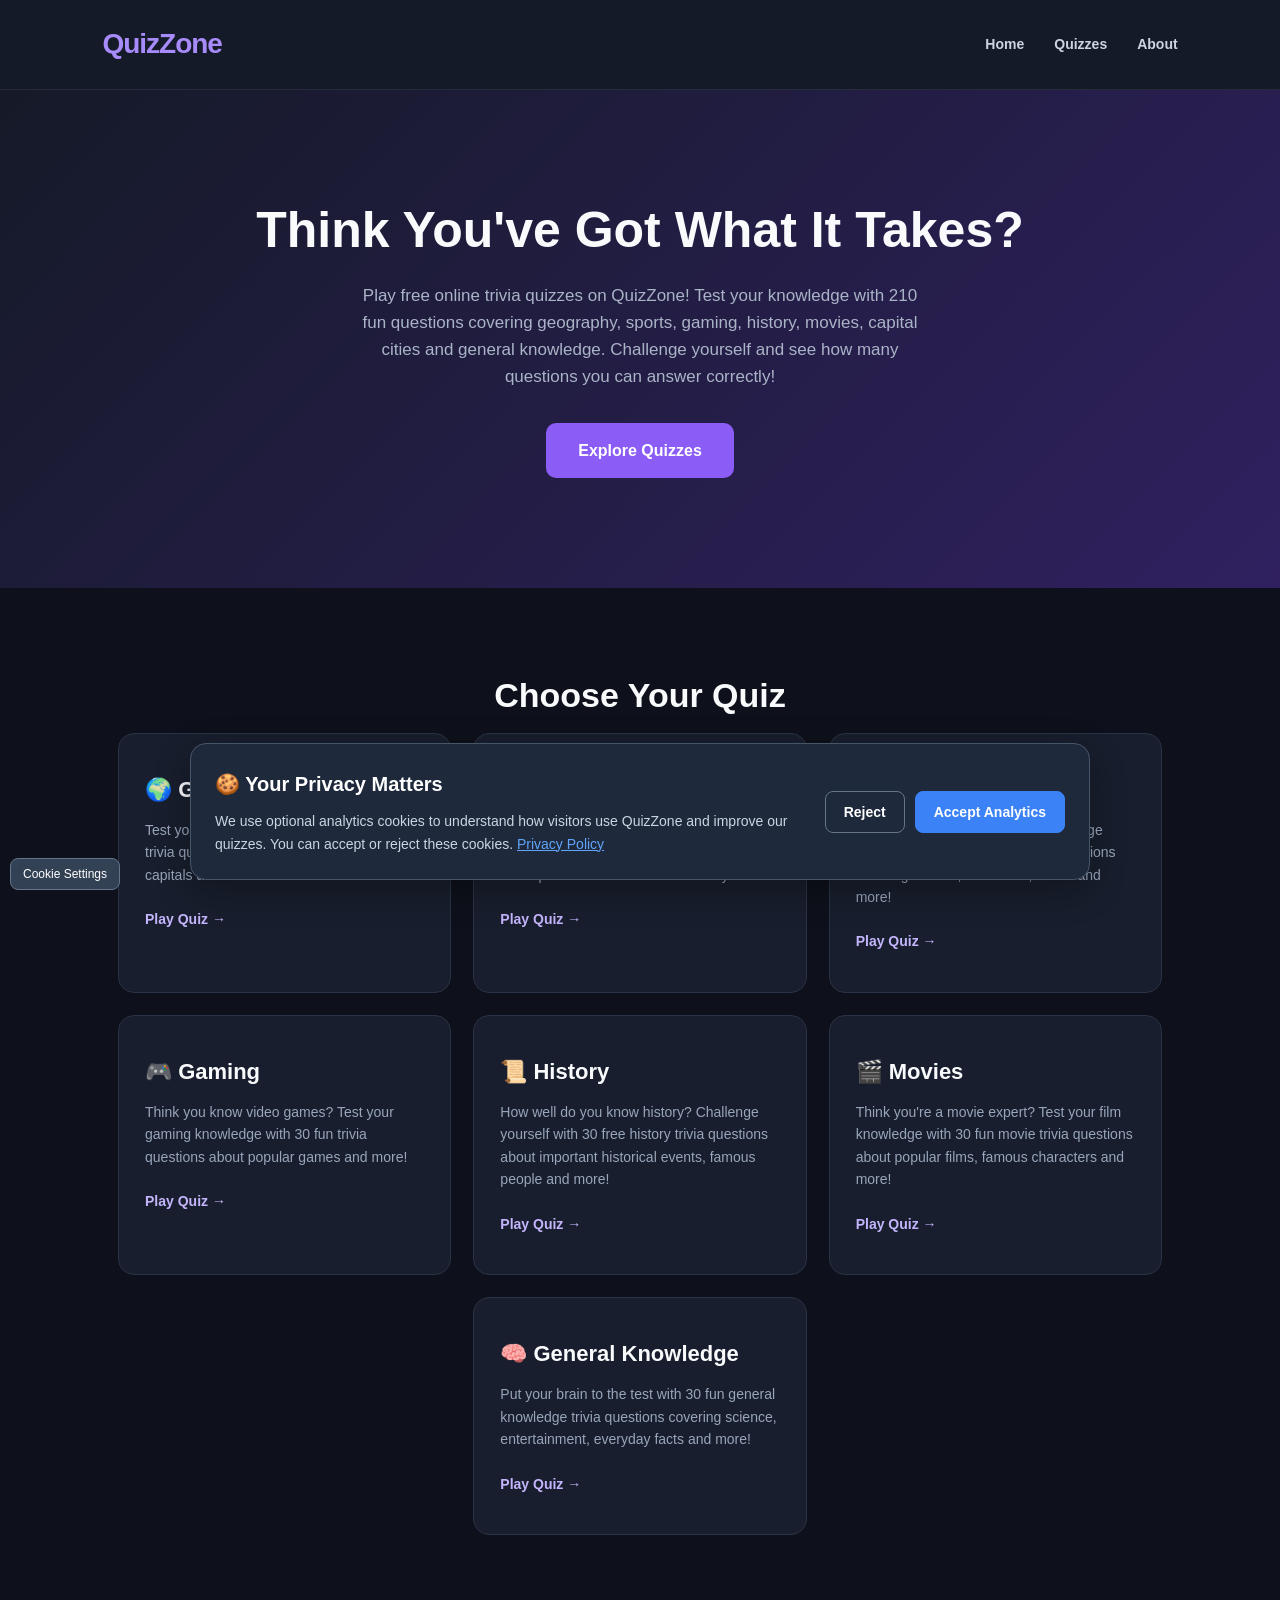
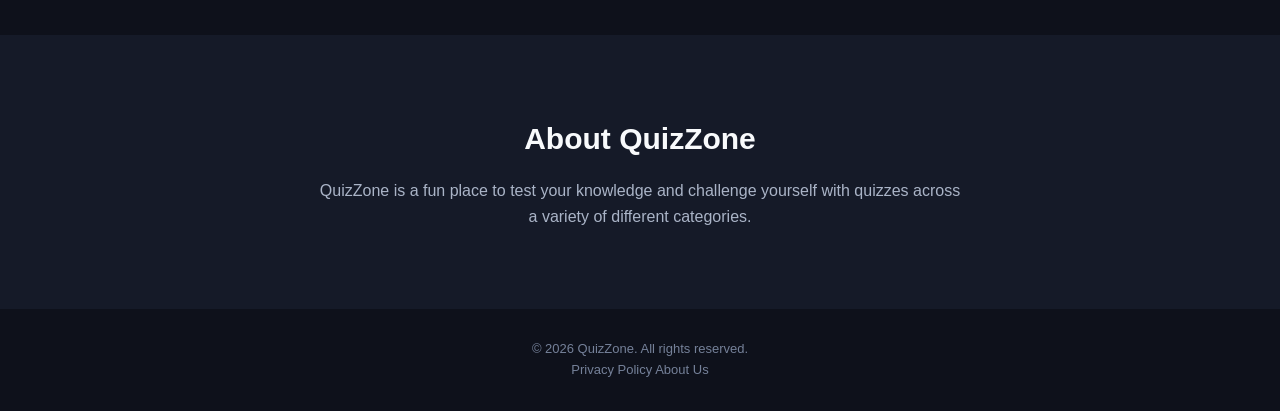
<file: index.html>
<!DOCTYPE html>
<html lang="en">


<head>
    <meta charset="UTF-8">
    <meta name="viewport" content="width=device-width, initial-scale=1.0">

  
<title>Free Online Trivia Quizzes | QuizZone</title>

<meta name="description" content="Play free online trivia quizzes on QuizZone! Test your knowledge with 210 questions across geography, sports, gaming, history, movies and general knowledge.">


    <link rel="stylesheet" href="style.css">
	
	


	
	
	
</head>


<body>

    <header>
        <h1>QuizZone</h1>

        <nav>
            <a href="index.html">Home</a>
            <a href="#categories">Quizzes</a>
            <a href="#about">About</a>
        </nav>
    </header>

    <main>

     
<section class="hero">
    <h2>Think You've Got What It Takes?</h2>

    <p>
        Play free online trivia quizzes on QuizZone!
        Test your knowledge with 210 fun questions
        covering geography, sports, gaming, history,
        movies, capital cities and general knowledge.
        Challenge yourself and see how many
        questions you can answer correctly!
    </p>

    <a href="#categories" class="button">
        Explore Quizzes
    </a>
</section>


        <section id="categories">

            <h2>Choose Your Quiz</h2>

            <div class="quiz-container">

               
<!-- GEOGRAPHY -->

<a href="quiz.html" class="quiz-card">
    <h3>🌍 Geography</h3>
    <p>
        Test your geography knowledge with 30 fun
        trivia questions about countries, flags,
        capitals and famous landmarks!
    </p>
    <span class="play-link">Play Quiz →</span>
</a>

<!-- WORLD CAPITALS -->

<a href="capitals.html" class="quiz-card">
    <h3>🌎 World Capitals</h3>
    <p>
        How many capital cities can you name?
        Test your knowledge with 30 fun world
        capitals trivia questions across
        three difficulty levels!
    </p>
    <span class="play-link">Play Quiz →</span>
</a>


               
<!-- SPORTS -->

<a href="sports.html" class="quiz-card">
    <h3>🏆 Sports</h3>
    <p>
        Think you're a sports expert? Challenge
        yourself with 30 fun sports trivia questions
        covering football, basketball, tennis and more!
    </p>
    <span class="play-link">Play Quiz →</span>
</a>



<!-- GAMING -->

<a href="gaming.html" class="quiz-card">
    <h3>🎮 Gaming</h3>
    <p>
        Think you know video games? Test your
        gaming knowledge with 30 fun trivia
        questions about popular games and more!
    </p>
    <span class="play-link">Play Quiz →</span>
</a>



  
<!-- HISTORY -->

<a href="history.html" class="quiz-card">
    <h3>📜 History</h3>
    <p>
        How well do you know history? Challenge
        yourself with 30 free history trivia
        questions about important historical
        events, famous people and more!
    </p>
    <span class="play-link">Play Quiz →</span>
</a>




<!-- MOVIES -->

<a href="movies.html" class="quiz-card">
    <h3>🎬 Movies</h3>
    <p>
        Think you're a movie expert? Test your
        film knowledge with 30 fun movie trivia
        questions about popular films,
        famous characters and more!
    </p>
    <span class="play-link">Play Quiz →</span>
</a>



 
<!-- GENERAL KNOWLEDGE -->

<a href="general.html" class="quiz-card">
    <h3>🧠 General Knowledge</h3>
    <p>
        Put your brain to the test with 30 fun
        general knowledge trivia questions
        covering science, entertainment,
        everyday facts and more!
    </p>
    <span class="play-link">Play Quiz →</span>
</a>



            </div>

        </section>

        <section id="about">

            <h2>About QuizZone</h2>

            <p>
                QuizZone is a fun place to test your knowledge
                and challenge yourself with quizzes across
                a variety of different categories.
            </p>

        </section>

    </main>

   
<footer>
    <p>&copy; 2026 QuizZone. All rights reserved.</p>
    <p>
        <a href="privacy.html">Privacy Policy</a>
		
<a href="about.html">About Us</a>

    </p>
</footer>


<!-- Cookie Consent Banner -->
<div id="cookie-banner" class="cookie-banner"
     role="region" aria-label="Cookie preferences">

    <div class="cookie-content">
        <div class="cookie-text">
            <h3>🍪 Your Privacy Matters</h3>
            <p>
                We use optional analytics cookies to understand
                how visitors use QuizZone and improve our quizzes.
                You can accept or reject these cookies.
                <a href="privacy.html">Privacy Policy</a>
            </p>
        </div>

        <div class="cookie-buttons">
            <button id="reject-cookies" type="button">
                Reject
            </button>

            <button id="accept-cookies" type="button">
                Accept Analytics
            </button>
        </div>
    </div>
</div>

<!-- Cookie Settings -->
<button id="cookie-settings" type="button">
    Cookie Settings
</button>

<!-- Consent-controlled Analytics -->
<script src="analytics.js"></script>


</body>

</html>
</file>
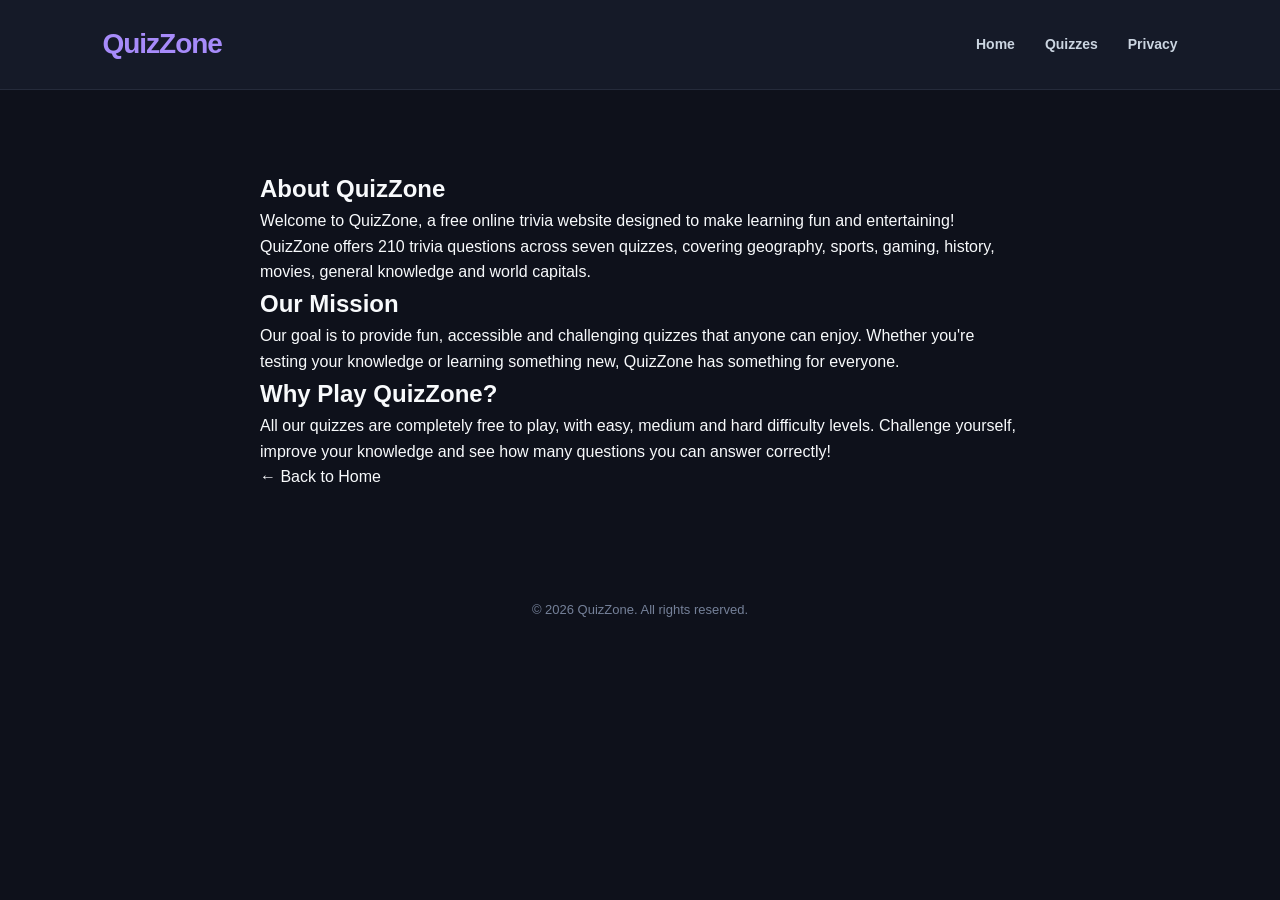
<file: about.html>
<!DOCTYPE html>
<html lang="en">
<head>
    <meta charset="UTF-8">
    <meta name="viewport" content="width=device-width, initial-scale=1.0">
    <title>Privacy Policy | QuizZone</title>
    <link rel="stylesheet" href="style.css">
</head>
<body>

<header>
    <h1>QuizZone</h1>
    <nav>
        <a href="index.html">Home</a>
        <a href="index.html#categories">Quizzes</a>
        <a href="privacy.html">Privacy</a>
    </nav>
</header>

<main style="max-width: 800px; margin: 60px auto; padding: 20px;">
   
<h2>About QuizZone</h2>

<p>
    Welcome to QuizZone, a free online trivia website
    designed to make learning fun and entertaining!
</p>

<p>
    QuizZone offers 210 trivia questions across seven
    quizzes, covering geography, sports, gaming,
    history, movies, general knowledge and world capitals.
</p>

<h2>Our Mission</h2>

<p>
    Our goal is to provide fun, accessible and
    challenging quizzes that anyone can enjoy.
    Whether you're testing your knowledge or
    learning something new, QuizZone has
    something for everyone.
</p>

<h2>Why Play QuizZone?</h2>

<p>
    All our quizzes are completely free to play,
    with easy, medium and hard difficulty levels.
    Challenge yourself, improve your knowledge
    and see how many questions you can answer correctly!
</p>


    <p><a href="index.html">← Back to Home</a></p>
</main>

<footer>
    <p>&copy; 2026 QuizZone. All rights reserved.</p>
</footer>

</body>
</html>
</file>
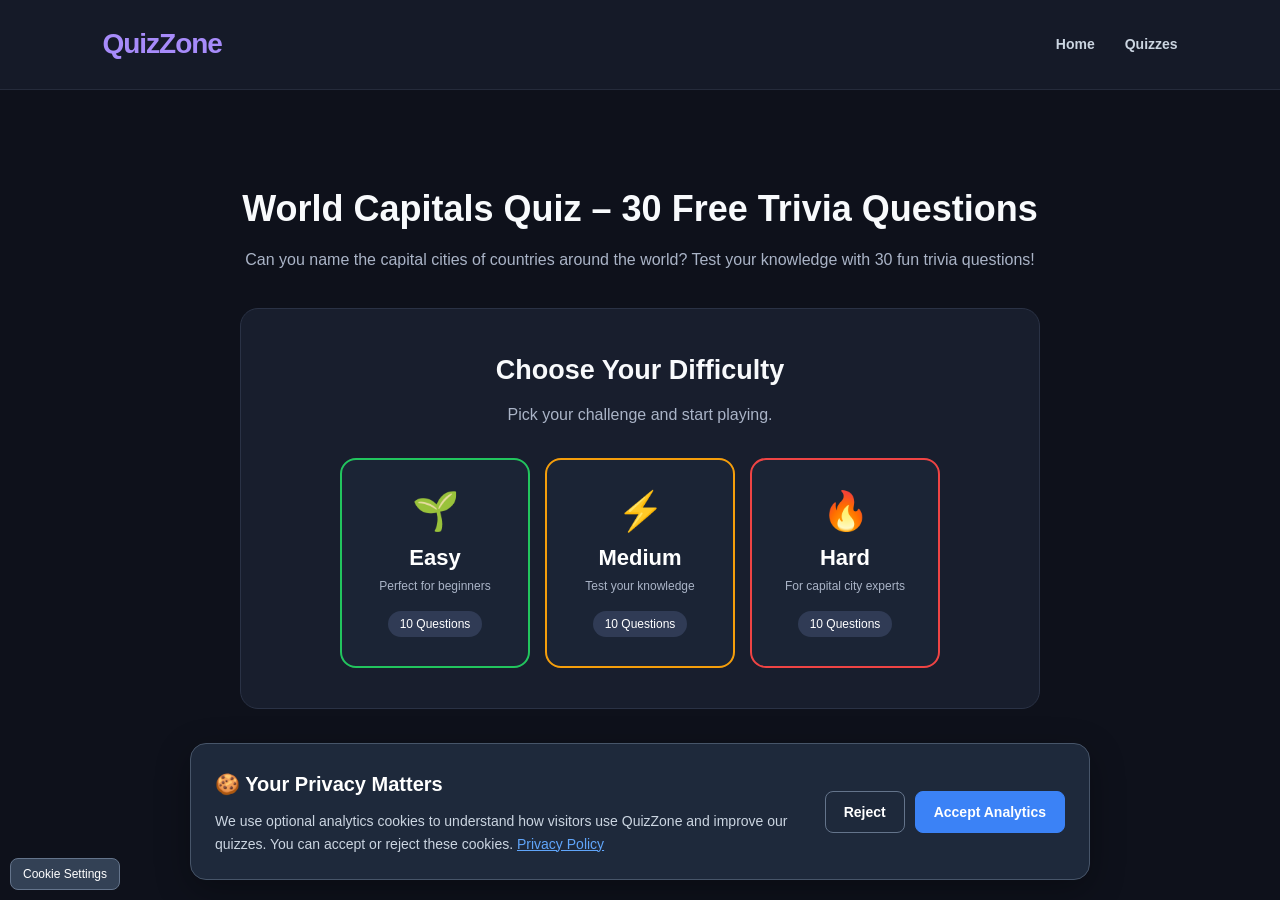
<file: capitals.html>
<!DOCTYPE html>
<html lang="en">

<head>
    <meta charset="UTF-8">
    <meta name="viewport" content="width=device-width, initial-scale=1.0">

    <title>World Capitals Quiz - 30 Questions | QuizZone</title>

    <meta name="description" content="Test your geography knowledge with 30 free world capitals trivia questions! Can you name the capital cities of countries around the world? Play on QuizZone.">

    <link rel="stylesheet" href="style.css">
</head>

<body>

<header>
    <h1>QuizZone</h1>
    <nav>
        <a href="index.html">Home</a>
        <a href="index.html#categories">Quizzes</a>
    </nav>
</header>

<main class="quiz-page">

   
<h2>World Capitals Quiz – 30 Free Trivia Questions</h2>
<p>Can you name the capital cities of countries around the world? Test your knowledge with 30 fun trivia questions!</p>


    <!-- DIFFICULTY SELECTION -->

    <div id="difficulty-screen">
        <h3>Choose Your Difficulty</h3>
        <p>Pick your challenge and start playing.</p>

        <div class="difficulty-buttons">

            <button type="button"
                    id="easy-button"
                    class="difficulty-btn easy-btn">
                <span class="difficulty-icon">🌱</span>
                <span class="difficulty-name">Easy</span>
                <span class="difficulty-description">
                    Perfect for beginners
                </span>
                <span class="difficulty-info">
                    10 Questions
                </span>
            </button>

            <button type="button"
                    id="medium-button"
                    class="difficulty-btn medium-btn">
                <span class="difficulty-icon">⚡</span>
                <span class="difficulty-name">Medium</span>
                <span class="difficulty-description">
                    Test your knowledge
                </span>
                <span class="difficulty-info">
                    10 Questions
                </span>
            </button>

            <button type="button"
                    id="hard-button"
                    class="difficulty-btn hard-btn">
                <span class="difficulty-icon">🔥</span>
                <span class="difficulty-name">Hard</span>
                <span class="difficulty-description">
                    For capital city experts
                </span>
                <span class="difficulty-info">
                    10 Questions
                </span>
            </button>

        </div>
    </div>

    <!-- QUIZ QUESTIONS -->

    <div id="quiz-box" style="display:none;">

        <p id="question-counter"></p>

        <div class="progress-track">
            <div id="progress-bar"></div>
        </div>

        <h3 id="question"></h3>

        <div id="answer-buttons"></div>

        <p id="feedback" aria-live="polite"></p>

        <button id="next-button"
                type="button"
                style="display:none;">
            Next Question
        </button>

    </div>

    <!-- FINAL RESULTS -->

    <div id="results" style="display:none;">

        <div class="result-icon">🏆</div>

        <h2>Quiz Complete!</h2>

        <p id="final-score"></p>
        <p id="result-message"></p>

        <button id="restart-button" type="button">
            Choose Another Difficulty
        </button>

        <p class="back-home">
            <a href="index.html">← Back to Homepage</a>
        </p>

    </div>

</main>

<script src="capitals.js"></script>

	
	<!-- Cookie Consent Banner -->
<div id="cookie-banner" class="cookie-banner"
     role="region" aria-label="Cookie preferences">

    <div class="cookie-content">
        <div class="cookie-text">
            <h3>🍪 Your Privacy Matters</h3>
            <p>
                We use optional analytics cookies to understand
                how visitors use QuizZone and improve our quizzes.
                You can accept or reject these cookies.
                <a href="privacy.html">Privacy Policy</a>
            </p>
        </div>

        <div class="cookie-buttons">
            <button id="reject-cookies" type="button">
                Reject
            </button>

            <button id="accept-cookies" type="button">
                Accept Analytics
            </button>
        </div>
    </div>
</div>

<!-- Cookie Settings -->
<button id="cookie-settings" type="button">
    Cookie Settings
</button>

<!-- Consent-controlled Analytics -->
<script src="analytics.js"></script>
	
	
	
	
	
	
	
</body>
</html>
</file>
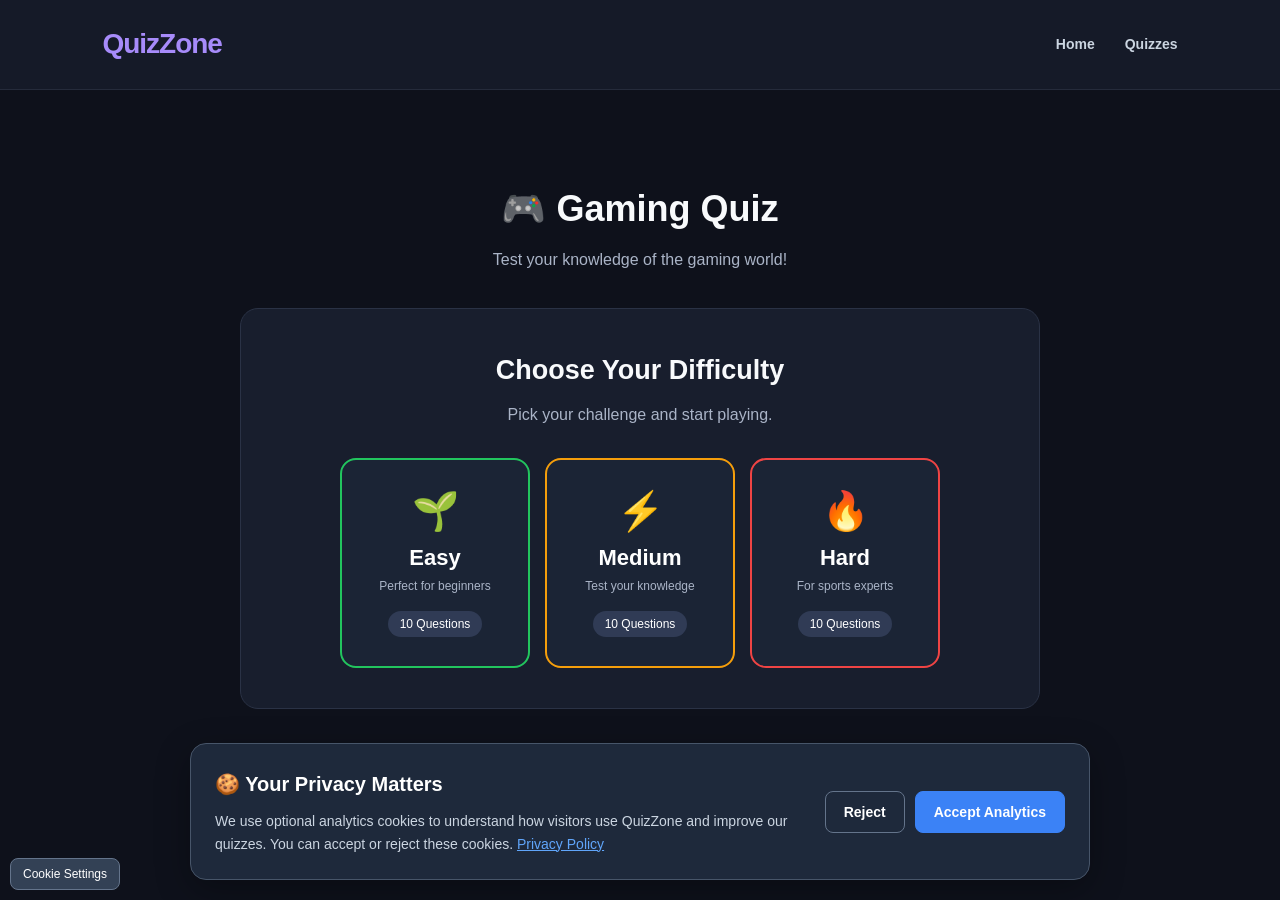
<file: gaming.html>
<!DOCTYPE html>
<html lang="en">
<head>
    <meta charset="UTF-8">
    <meta name="viewport" content="width=device-width, initial-scale=1.0">
   
<title>Free Gaming Trivia Quiz - 30 Questions | QuizZone</title>

<meta name="description" content="Think you're a gaming expert? Test your knowledge with 30 free video game trivia questions in QuizZone's fun online gaming quiz!">

	
    <link rel="stylesheet" href="style.css">
</head>
<body>

<header>
    <h1>QuizZone</h1>
    <nav>
        <a href="index.html">Home</a>
        <a href="index.html#categories">Quizzes</a>
    </nav>
</header>

<main class="quiz-page">

    <h2>🎮 Gaming Quiz</h2>
    <p>Test your knowledge of the gaming world!</p>

    <!-- DIFFICULTY SELECTION -->

    <div id="difficulty-screen">
        <h3>Choose Your Difficulty</h3>
        <p>Pick your challenge and start playing.</p>

        <div class="difficulty-buttons">

            <button type="button"
                    id="easy-button"
                    class="difficulty-btn easy-btn">
                <span class="difficulty-icon">🌱</span>
                <span class="difficulty-name">Easy</span>
                <span class="difficulty-description">
                    Perfect for beginners
                </span>
                <span class="difficulty-info">
                    10 Questions
                </span>
            </button>

            <button type="button"
                    id="medium-button"
                    class="difficulty-btn medium-btn">
                <span class="difficulty-icon">⚡</span>
                <span class="difficulty-name">Medium</span>
                <span class="difficulty-description">
                    Test your knowledge
                </span>
                <span class="difficulty-info">
                    10 Questions
                </span>
            </button>

            <button type="button"
                    id="hard-button"
                    class="difficulty-btn hard-btn">
                <span class="difficulty-icon">🔥</span>
                <span class="difficulty-name">Hard</span>
                <span class="difficulty-description">
                    For sports experts
                </span>
                <span class="difficulty-info">
                    10 Questions
                </span>
            </button>

        </div>
    </div>

    <!-- QUIZ QUESTIONS -->

    <div id="quiz-box" style="display:none;">

        <p id="question-counter"></p>

        <div class="progress-track">
            <div id="progress-bar"></div>
        </div>

        <h3 id="question"></h3>

        <div id="answer-buttons"></div>

        <p id="feedback" aria-live="polite"></p>

        <button id="next-button"
                type="button"
                style="display:none;">
            Next Question
        </button>

    </div>

    <!-- FINAL RESULTS -->

    <div id="results" style="display:none;">

        <div class="result-icon">🏆</div>

        <h2>Quiz Complete!</h2>

        <p id="final-score"></p>
        <p id="result-message"></p>

        <button id="restart-button" type="button">
            Choose Another Difficulty
        </button>

        <p class="back-home">
            <a href="index.html">← Back to Homepage</a>
        </p>

    </div>

</main>

<script src="gaming.js"></script>

	<!-- Cookie Consent Banner -->
<div id="cookie-banner" class="cookie-banner"
     role="region" aria-label="Cookie preferences">

    <div class="cookie-content">
        <div class="cookie-text">
            <h3>🍪 Your Privacy Matters</h3>
            <p>
                We use optional analytics cookies to understand
                how visitors use QuizZone and improve our quizzes.
                You can accept or reject these cookies.
                <a href="privacy.html">Privacy Policy</a>
            </p>
        </div>

        <div class="cookie-buttons">
            <button id="reject-cookies" type="button">
                Reject
            </button>

            <button id="accept-cookies" type="button">
                Accept Analytics
            </button>
        </div>
    </div>
</div>

<!-- Cookie Settings -->
<button id="cookie-settings" type="button">
    Cookie Settings
</button>

<!-- Consent-controlled Analytics -->
<script src="analytics.js"></script>
	
	
	
	
	
	
	
	
	
	
</body>
</html>
</file>
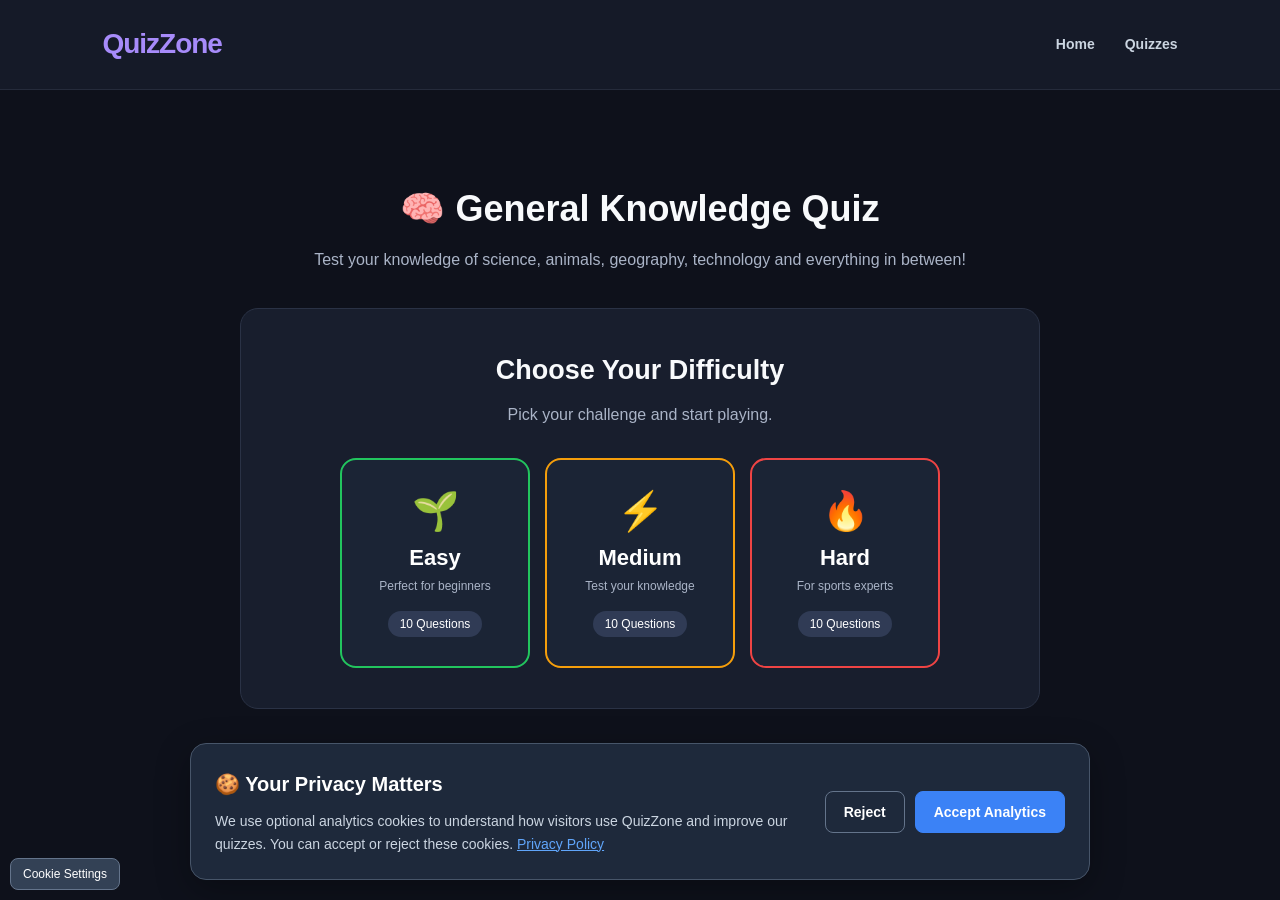
<file: general.html>
<!DOCTYPE html>
<html lang="en">
<head>
    <meta charset="UTF-8">
    <meta name="viewport" content="width=device-width, initial-scale=1.0">
   
<title>Free General Knowledge Quiz - 30 Questions | QuizZone</title>

<meta name="description" content="Test your brain with 30 free general knowledge trivia questions! Play QuizZone's fun online quiz and see how many answers you can get right.">

	
    <link rel="stylesheet" href="style.css">
</head>
<body>

<header>
    <h1>QuizZone</h1>
    <nav>
        <a href="index.html">Home</a>
        <a href="index.html#categories">Quizzes</a>
    </nav>
</header>

<main class="quiz-page">

    

<h2>🧠 General Knowledge Quiz</h2>
<p>Test your knowledge of science, animals, geography, technology and everything in between!</p>



    <!-- DIFFICULTY SELECTION -->

    <div id="difficulty-screen">
        <h3>Choose Your Difficulty</h3>
        <p>Pick your challenge and start playing.</p>

        <div class="difficulty-buttons">

            <button type="button"
                    id="easy-button"
                    class="difficulty-btn easy-btn">
                <span class="difficulty-icon">🌱</span>
                <span class="difficulty-name">Easy</span>
                <span class="difficulty-description">
                    Perfect for beginners
                </span>
                <span class="difficulty-info">
                    10 Questions
                </span>
            </button>

            <button type="button"
                    id="medium-button"
                    class="difficulty-btn medium-btn">
                <span class="difficulty-icon">⚡</span>
                <span class="difficulty-name">Medium</span>
                <span class="difficulty-description">
                    Test your knowledge
                </span>
                <span class="difficulty-info">
                    10 Questions
                </span>
            </button>

            <button type="button"
                    id="hard-button"
                    class="difficulty-btn hard-btn">
                <span class="difficulty-icon">🔥</span>
                <span class="difficulty-name">Hard</span>
                <span class="difficulty-description">
                    For sports experts
                </span>
                <span class="difficulty-info">
                    10 Questions
                </span>
            </button>

        </div>
    </div>

    <!-- QUIZ QUESTIONS -->

    <div id="quiz-box" style="display:none;">

        <p id="question-counter"></p>

        <div class="progress-track">
            <div id="progress-bar"></div>
        </div>

        <h3 id="question"></h3>

        <div id="answer-buttons"></div>

        <p id="feedback" aria-live="polite"></p>

        <button id="next-button"
                type="button"
                style="display:none;">
            Next Question
        </button>

    </div>

    <!-- FINAL RESULTS -->

    <div id="results" style="display:none;">

        <div class="result-icon">🏆</div>

        <h2>Quiz Complete!</h2>

        <p id="final-score"></p>
        <p id="result-message"></p>

        <button id="restart-button" type="button">
            Choose Another Difficulty
        </button>

        <p class="back-home">
            <a href="index.html">← Back to Homepage</a>
        </p>

    </div>

</main>

<script src="general.js"></script>

	<!-- Cookie Consent Banner -->
<div id="cookie-banner" class="cookie-banner"
     role="region" aria-label="Cookie preferences">

    <div class="cookie-content">
        <div class="cookie-text">
            <h3>🍪 Your Privacy Matters</h3>
            <p>
                We use optional analytics cookies to understand
                how visitors use QuizZone and improve our quizzes.
                You can accept or reject these cookies.
                <a href="privacy.html">Privacy Policy</a>
            </p>
        </div>

        <div class="cookie-buttons">
            <button id="reject-cookies" type="button">
                Reject
            </button>

            <button id="accept-cookies" type="button">
                Accept Analytics
            </button>
        </div>
    </div>
</div>

<!-- Cookie Settings -->
<button id="cookie-settings" type="button">
    Cookie Settings
</button>

<!-- Consent-controlled Analytics -->
<script src="analytics.js"></script>
	
	
	
	
	
	
	
	
	
	
</body>
</html>
</file>
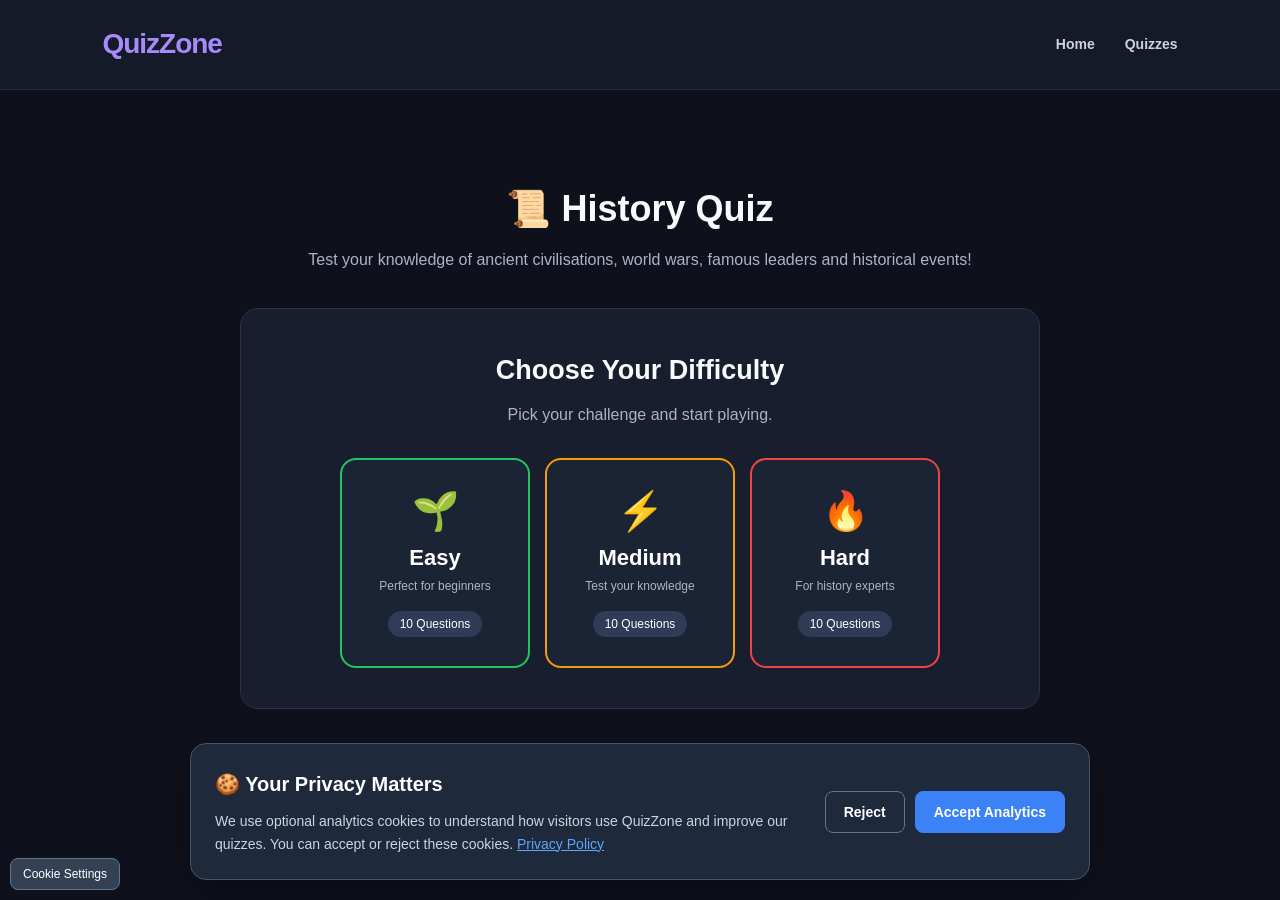
<file: history.html>
<!DOCTYPE html>
<html lang="en">
<head>
    <meta charset="UTF-8">
    <meta name="viewport" content="width=device-width, initial-scale=1.0">
   
<title>Free History Trivia Quiz - 30 Questions | QuizZone</title>

<meta name="description" content="How well do you know history? Test your knowledge with 30 free history trivia questions in QuizZone's fun online history quiz!">

	
    <link rel="stylesheet" href="style.css">
</head>
<body>

<header>
    <h1>QuizZone</h1>
    <nav>
        <a href="index.html">Home</a>
        <a href="index.html#categories">Quizzes</a>
    </nav>
</header>

<main class="quiz-page">

    
<h2>📜 History Quiz</h2>
<p>Test your knowledge of ancient civilisations, world wars, famous leaders and historical events!</p>


    <!-- DIFFICULTY SELECTION -->

    <div id="difficulty-screen">
        <h3>Choose Your Difficulty</h3>
        <p>Pick your challenge and start playing.</p>

        <div class="difficulty-buttons">

            <button type="button"
                    id="easy-button"
                    class="difficulty-btn easy-btn">
                <span class="difficulty-icon">🌱</span>
                <span class="difficulty-name">Easy</span>
                <span class="difficulty-description">
                    Perfect for beginners
                </span>
                <span class="difficulty-info">
                    10 Questions
                </span>
            </button>

            <button type="button"
                    id="medium-button"
                    class="difficulty-btn medium-btn">
                <span class="difficulty-icon">⚡</span>
                <span class="difficulty-name">Medium</span>
                <span class="difficulty-description">
                    Test your knowledge
                </span>
                <span class="difficulty-info">
                    10 Questions
                </span>
            </button>

            <button type="button"
                    id="hard-button"
                    class="difficulty-btn hard-btn">
                <span class="difficulty-icon">🔥</span>
                <span class="difficulty-name">Hard</span>
                <span class="difficulty-description">
                    For history experts
                </span>
                <span class="difficulty-info">
                    10 Questions
                </span>
            </button>

        </div>
    </div>

    <!-- QUIZ QUESTIONS -->

    <div id="quiz-box" style="display:none;">

        <p id="question-counter"></p>

        <div class="progress-track">
            <div id="progress-bar"></div>
        </div>

        <h3 id="question"></h3>

        <div id="answer-buttons"></div>

        <p id="feedback" aria-live="polite"></p>

        <button id="next-button"
                type="button"
                style="display:none;">
            Next Question
        </button>

    </div>

    <!-- FINAL RESULTS -->

    <div id="results" style="display:none;">

        <div class="result-icon">🏆</div>

        <h2>Quiz Complete!</h2>

        <p id="final-score"></p>
        <p id="result-message"></p>

        <button id="restart-button" type="button">
            Choose Another Difficulty
        </button>

        <p class="back-home">
            <a href="index.html">← Back to Homepage</a>
        </p>

    </div>

</main>

<script src="history.js"></script>

	<!-- Cookie Consent Banner -->
<div id="cookie-banner" class="cookie-banner"
     role="region" aria-label="Cookie preferences">

    <div class="cookie-content">
        <div class="cookie-text">
            <h3>🍪 Your Privacy Matters</h3>
            <p>
                We use optional analytics cookies to understand
                how visitors use QuizZone and improve our quizzes.
                You can accept or reject these cookies.
                <a href="privacy.html">Privacy Policy</a>
            </p>
        </div>

        <div class="cookie-buttons">
            <button id="reject-cookies" type="button">
                Reject
            </button>

            <button id="accept-cookies" type="button">
                Accept Analytics
            </button>
        </div>
    </div>
</div>

<!-- Cookie Settings -->
<button id="cookie-settings" type="button">
    Cookie Settings
</button>

<!-- Consent-controlled Analytics -->
<script src="analytics.js"></script>
	
	
	
	
</body>
</html>
</file>
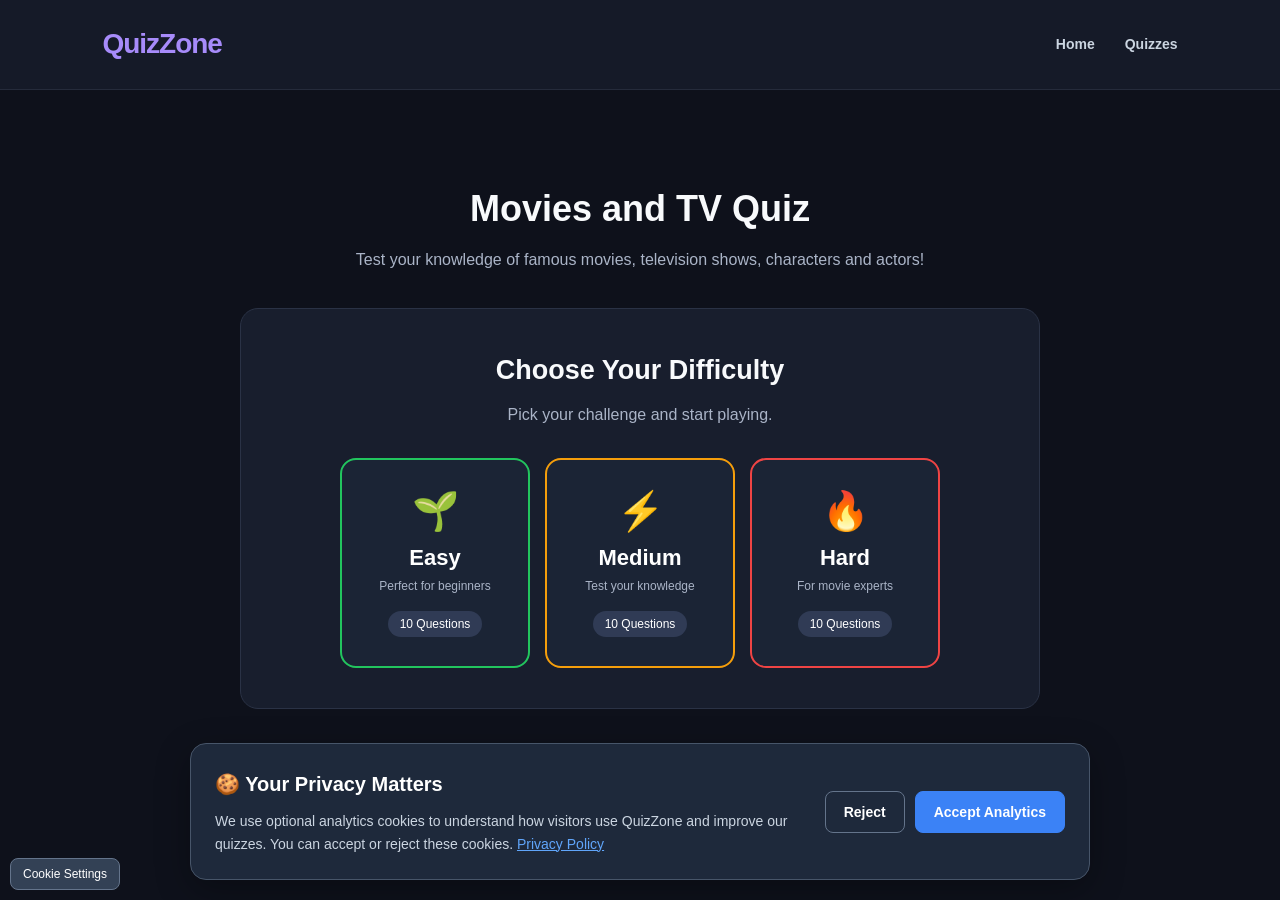
<file: movies.html>
<!DOCTYPE html>
<html lang="en">
<head>
    <meta charset="UTF-8">
    <meta name="viewport" content="width=device-width, initial-scale=1.0">
    
<title>Free Movie Trivia Quiz - 30 Questions | QuizZone</title>

<meta name="description" content="Think you know your movies? Test your film knowledge with 30 free movie trivia questions in QuizZone's fun online movie quiz!">

	
    <link rel="stylesheet" href="style.css">
</head>
<body>

<header>
    <h1>QuizZone</h1>
    <nav>
        <a href="index.html">Home</a>
        <a href="index.html#categories">Quizzes</a>
    </nav>
</header>

<main class="quiz-page">

    
<h2>Movies and TV Quiz</h2>
<p>Test your knowledge of famous movies, television shows, characters and actors!</p>


    <!-- DIFFICULTY SELECTION -->

    <div id="difficulty-screen">
        <h3>Choose Your Difficulty</h3>
        <p>Pick your challenge and start playing.</p>

        <div class="difficulty-buttons">

            <button type="button"
                    id="easy-button"
                    class="difficulty-btn easy-btn">
                <span class="difficulty-icon">🌱</span>
                <span class="difficulty-name">Easy</span>
                <span class="difficulty-description">
                    Perfect for beginners
                </span>
                <span class="difficulty-info">
                    10 Questions
                </span>
            </button>

            <button type="button"
                    id="medium-button"
                    class="difficulty-btn medium-btn">
                <span class="difficulty-icon">⚡</span>
                <span class="difficulty-name">Medium</span>
                <span class="difficulty-description">
                    Test your knowledge
                </span>
                <span class="difficulty-info">
                    10 Questions
                </span>
            </button>

            <button type="button"
                    id="hard-button"
                    class="difficulty-btn hard-btn">
                <span class="difficulty-icon">🔥</span>
                <span class="difficulty-name">Hard</span>
                <span class="difficulty-description">
                    For movie experts
                </span>
                <span class="difficulty-info">
                    10 Questions
                </span>
            </button>

        </div>
    </div>

    <!-- QUIZ QUESTIONS -->

    <div id="quiz-box" style="display:none;">

        <p id="question-counter"></p>

        <div class="progress-track">
            <div id="progress-bar"></div>
        </div>

        <h3 id="question"></h3>

        <div id="answer-buttons"></div>

        <p id="feedback" aria-live="polite"></p>

        <button id="next-button"
                type="button"
                style="display:none;">
            Next Question
        </button>

    </div>

    <!-- FINAL RESULTS -->

    <div id="results" style="display:none;">

        <div class="result-icon">🏆</div>

        <h2>Quiz Complete!</h2>

        <p id="final-score"></p>
        <p id="result-message"></p>

        <button id="restart-button" type="button">
            Choose Another Difficulty
        </button>

        <p class="back-home">
            <a href="index.html">← Back to Homepage</a>
        </p>

    </div>

</main>

<script src="movies.js"></script>

	<!-- Cookie Consent Banner -->
<div id="cookie-banner" class="cookie-banner"
     role="region" aria-label="Cookie preferences">

    <div class="cookie-content">
        <div class="cookie-text">
            <h3>🍪 Your Privacy Matters</h3>
            <p>
                We use optional analytics cookies to understand
                how visitors use QuizZone and improve our quizzes.
                You can accept or reject these cookies.
                <a href="privacy.html">Privacy Policy</a>
            </p>
        </div>

        <div class="cookie-buttons">
            <button id="reject-cookies" type="button">
                Reject
            </button>

            <button id="accept-cookies" type="button">
                Accept Analytics
            </button>
        </div>
    </div>
</div>

<!-- Cookie Settings -->
<button id="cookie-settings" type="button">
    Cookie Settings
</button>

<!-- Consent-controlled Analytics -->
<script src="analytics.js"></script>
	
	
	
	
	
	
</body>
</html>
</file>
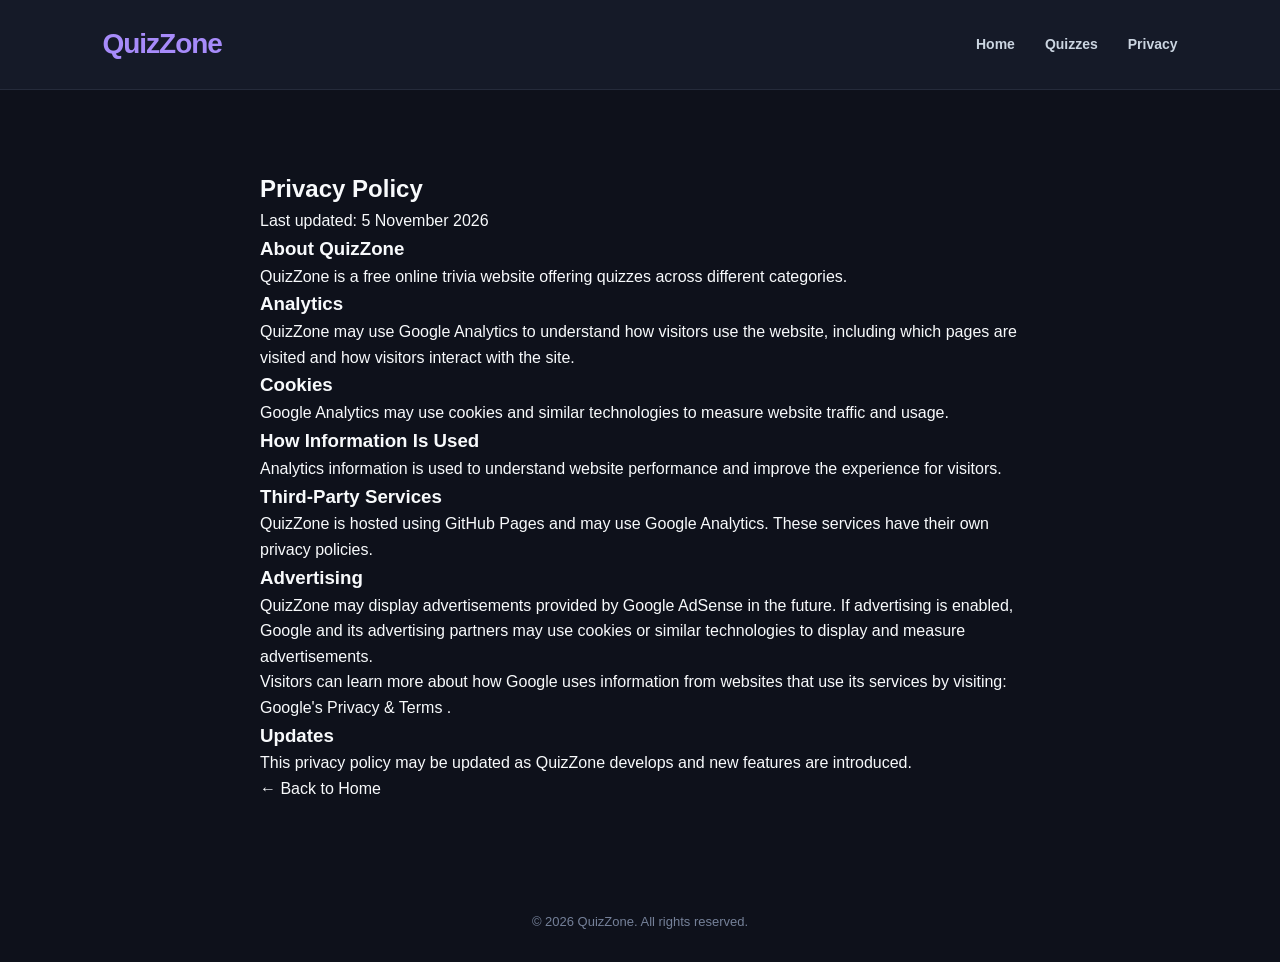
<file: privacy.html>
<!DOCTYPE html>
<html lang="en">
<head>
    <meta charset="UTF-8">
    <meta name="viewport" content="width=device-width, initial-scale=1.0">
    <title>Privacy Policy | QuizZone</title>
    <link rel="stylesheet" href="style.css">
</head>
<body>

<header>
    <h1>QuizZone</h1>
    <nav>
        <a href="index.html">Home</a>
        <a href="index.html#categories">Quizzes</a>
        <a href="privacy.html">Privacy</a>
    </nav>
</header>

<main style="max-width: 800px; margin: 60px auto; padding: 20px;">
    <h2>Privacy Policy</h2>

    <p>Last updated: 5 November 2026</p>

    <h3>About QuizZone</h3>
    <p>QuizZone is a free online trivia website offering quizzes across different categories.</p>

    <h3>Analytics</h3>
    <p>QuizZone may use Google Analytics to understand how visitors use the website, including which pages are visited and how visitors interact with the site.</p>

    <h3>Cookies</h3>
    <p>Google Analytics may use cookies and similar technologies to measure website traffic and usage.</p>

    <h3>How Information Is Used</h3>
    <p>Analytics information is used to understand website performance and improve the experience for visitors.</p>

    <h3>Third-Party Services</h3>
    <p>QuizZone is hosted using GitHub Pages and may use Google Analytics. These services have their own privacy policies.</p>

	
<h3>Advertising</h3>
<p>
    QuizZone may display advertisements provided by
    Google AdSense in the future. If advertising is
    enabled, Google and its advertising partners may
    use cookies or similar technologies to display
    and measure advertisements.
</p>

<p>
    Visitors can learn more about how Google uses
    information from websites that use its services
    by visiting:
    <a href="https://policies.google.com/technologies/partner-sites">
        Google's Privacy & Terms
    </a>.
</p>

	
    <h3>Updates</h3>
    <p>This privacy policy may be updated as QuizZone develops and new features are introduced.</p>

    <p><a href="index.html">← Back to Home</a></p>
</main>

<footer>
    <p>&copy; 2026 QuizZone. All rights reserved.</p>
</footer>

</body>
</html>
</file>
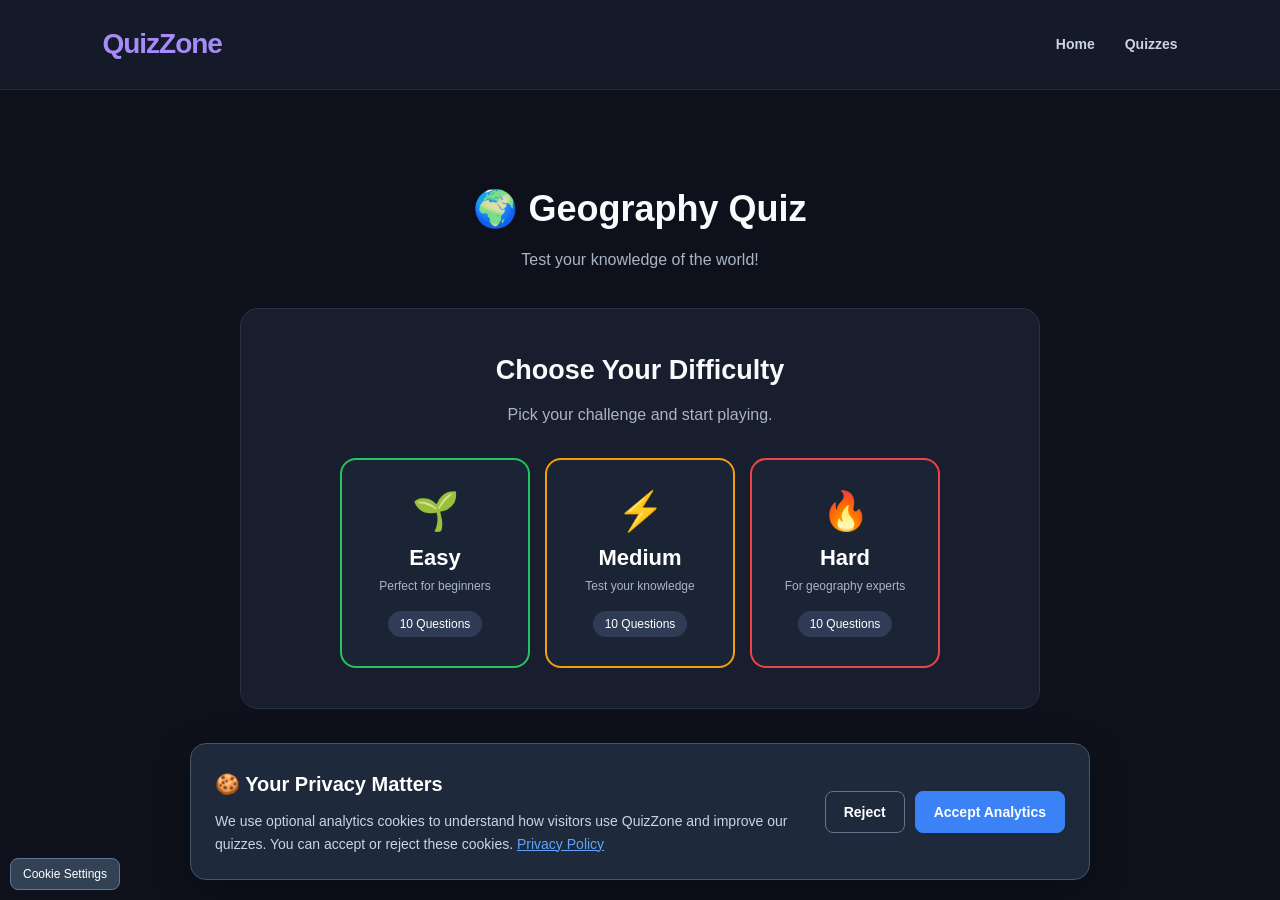
<file: quiz.html>
<!DOCTYPE html>
<html lang="en">
<head>
    <meta charset="UTF-8">
    <meta name="viewport" content="width=device-width, initial-scale=1.0">
    
<title>Free Geography Quiz - Test Your Knowledge | QuizZone</title>

<meta name="description" content="Play a free online geography quiz with 30 trivia questions! Test your knowledge of countries, capitals, landmarks and more on QuizZone.">

	
    <link rel="stylesheet" href="style.css">
</head>
<body>

<header>
    <h1>QuizZone</h1>
    <nav>
        <a href="index.html">Home</a>
        <a href="index.html#categories">Quizzes</a>
    </nav>
</header>

<main class="quiz-page">

    <h2>🌍 Geography Quiz</h2>
    <p>Test your knowledge of the world!</p>

    <!-- DIFFICULTY SELECTION -->

    <div id="difficulty-screen">
        <h3>Choose Your Difficulty</h3>
        <p>Pick your challenge and start playing.</p>

        <div class="difficulty-buttons">

            <button type="button"
                    id="easy-button"
                    class="difficulty-btn easy-btn">
                <span class="difficulty-icon">🌱</span>
                <span class="difficulty-name">Easy</span>
                <span class="difficulty-description">
                    Perfect for beginners
                </span>
                <span class="difficulty-info">
                    10 Questions
                </span>
            </button>

            <button type="button"
                    id="medium-button"
                    class="difficulty-btn medium-btn">
                <span class="difficulty-icon">⚡</span>
                <span class="difficulty-name">Medium</span>
                <span class="difficulty-description">
                    Test your knowledge
                </span>
                <span class="difficulty-info">
                    10 Questions
                </span>
            </button>

            <button type="button"
                    id="hard-button"
                    class="difficulty-btn hard-btn">
                <span class="difficulty-icon">🔥</span>
                <span class="difficulty-name">Hard</span>
                <span class="difficulty-description">
                    For geography experts
                </span>
                <span class="difficulty-info">
                    10 Questions
                </span>
            </button>

        </div>
    </div>

    <!-- QUIZ QUESTIONS -->

    <div id="quiz-box" style="display:none;">

        <p id="question-counter"></p>

        <div class="progress-track">
            <div id="progress-bar"></div>
        </div>

        <h3 id="question"></h3>

        <div id="answer-buttons"></div>

        <p id="feedback" aria-live="polite"></p>

        <button id="next-button"
                type="button"
                style="display:none;">
            Next Question
        </button>

    </div>

    <!-- FINAL RESULTS -->

    <div id="results" style="display:none;">

        <div class="result-icon">🏆</div>

        <h2>Quiz Complete!</h2>

        <p id="final-score"></p>
        <p id="result-message"></p>

        <button id="restart-button" type="button">
            Choose Another Difficulty
        </button>

        <p class="back-home">
            <a href="index.html">← Back to Homepage</a>
        </p>

    </div>

</main>

<script src="script.js"></script>

	
	<!-- Cookie Consent Banner -->
<div id="cookie-banner" class="cookie-banner"
     role="region" aria-label="Cookie preferences">

    <div class="cookie-content">
        <div class="cookie-text">
            <h3>🍪 Your Privacy Matters</h3>
            <p>
                We use optional analytics cookies to understand
                how visitors use QuizZone and improve our quizzes.
                You can accept or reject these cookies.
                <a href="privacy.html">Privacy Policy</a>
            </p>
        </div>

        <div class="cookie-buttons">
            <button id="reject-cookies" type="button">
                Reject
            </button>

            <button id="accept-cookies" type="button">
                Accept Analytics
            </button>
        </div>
    </div>
</div>

<!-- Cookie Settings -->
<button id="cookie-settings" type="button">
    Cookie Settings
</button>

<!-- Consent-controlled Analytics -->
<script src="analytics.js"></script>
	
	
	
	
	
	
	
</body>
</html>
</file>
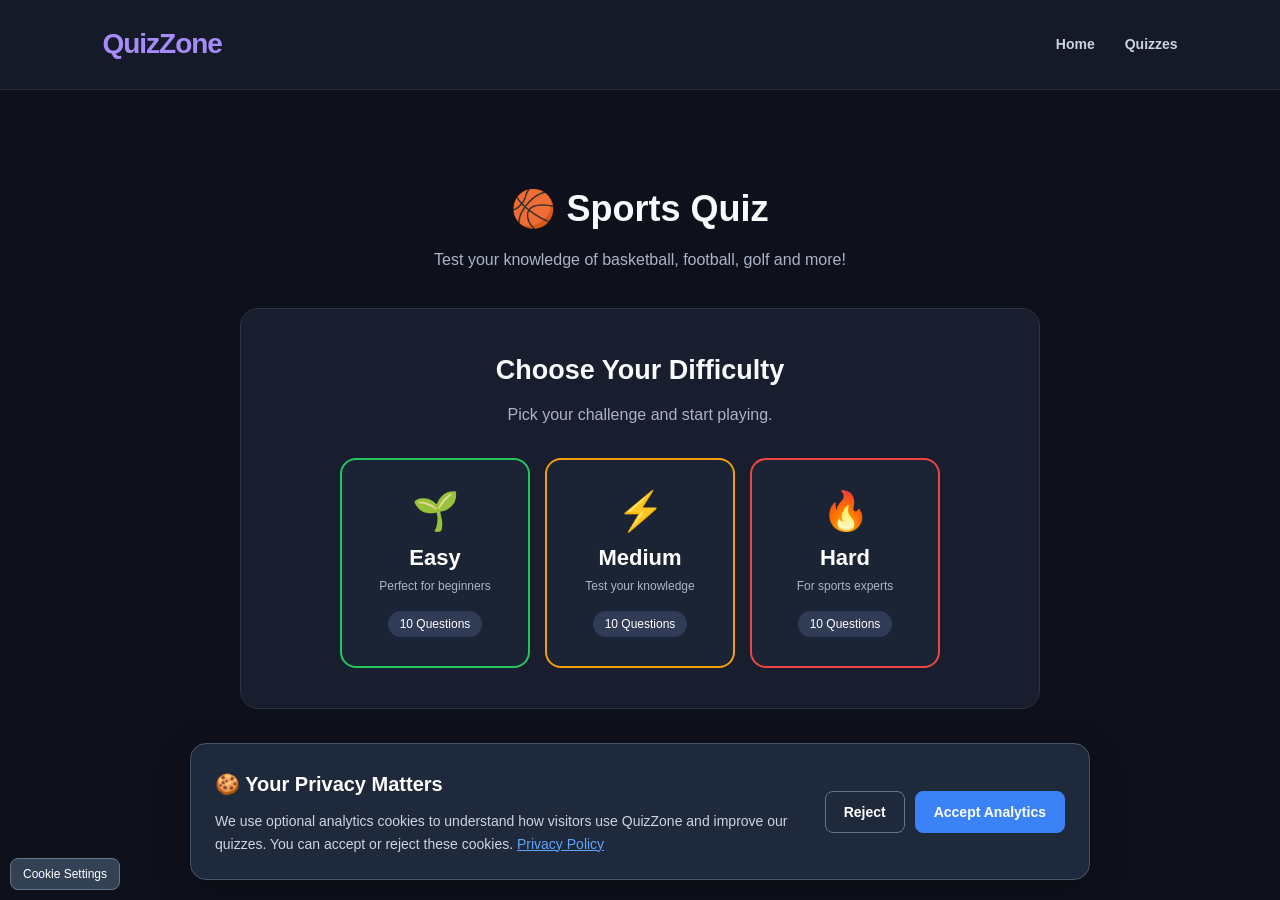
<file: sports.html>
<!DOCTYPE html>
<html lang="en">
<head>
    <meta charset="UTF-8">
    <meta name="viewport" content="width=device-width, initial-scale=1.0">
  
<title>Free Sports Trivia Quiz - 30 Questions | QuizZone</title>

<meta name="description" content="Test your sports knowledge with 30 free trivia questions! Play QuizZone's online sports quiz covering football, basketball, tennis and more.">

	
    <link rel="stylesheet" href="style.css">
</head>
<body>

<header>
    <h1>QuizZone</h1>
    <nav>
        <a href="index.html">Home</a>
        <a href="index.html#categories">Quizzes</a>
    </nav>
</header>

<main class="quiz-page">

    <h2>🏀 Sports Quiz</h2>
    <p>Test your knowledge of basketball, football, golf and more!</p>

    <!-- DIFFICULTY SELECTION -->

    <div id="difficulty-screen">
        <h3>Choose Your Difficulty</h3>
        <p>Pick your challenge and start playing.</p>

        <div class="difficulty-buttons">

            <button type="button"
                    id="easy-button"
                    class="difficulty-btn easy-btn">
                <span class="difficulty-icon">🌱</span>
                <span class="difficulty-name">Easy</span>
                <span class="difficulty-description">
                    Perfect for beginners
                </span>
                <span class="difficulty-info">
                    10 Questions
                </span>
            </button>

            <button type="button"
                    id="medium-button"
                    class="difficulty-btn medium-btn">
                <span class="difficulty-icon">⚡</span>
                <span class="difficulty-name">Medium</span>
                <span class="difficulty-description">
                    Test your knowledge
                </span>
                <span class="difficulty-info">
                    10 Questions
                </span>
            </button>

            <button type="button"
                    id="hard-button"
                    class="difficulty-btn hard-btn">
                <span class="difficulty-icon">🔥</span>
                <span class="difficulty-name">Hard</span>
                <span class="difficulty-description">
                    For sports experts
                </span>
                <span class="difficulty-info">
                    10 Questions
                </span>
            </button>

        </div>
    </div>

    <!-- QUIZ QUESTIONS -->

    <div id="quiz-box" style="display:none;">

        <p id="question-counter"></p>

        <div class="progress-track">
            <div id="progress-bar"></div>
        </div>

        <h3 id="question"></h3>

        <div id="answer-buttons"></div>

        <p id="feedback" aria-live="polite"></p>

        <button id="next-button"
                type="button"
                style="display:none;">
            Next Question
        </button>

    </div>

    <!-- FINAL RESULTS -->

    <div id="results" style="display:none;">

        <div class="result-icon">🏆</div>

        <h2>Quiz Complete!</h2>

        <p id="final-score"></p>
        <p id="result-message"></p>

        <button id="restart-button" type="button">
            Choose Another Difficulty
        </button>

        <p class="back-home">
            <a href="index.html">← Back to Homepage</a>
        </p>

    </div>

</main>

<script src="sports.js"></script>

	<!-- Cookie Consent Banner -->
<div id="cookie-banner" class="cookie-banner"
     role="region" aria-label="Cookie preferences">

    <div class="cookie-content">
        <div class="cookie-text">
            <h3>🍪 Your Privacy Matters</h3>
            <p>
                We use optional analytics cookies to understand
                how visitors use QuizZone and improve our quizzes.
                You can accept or reject these cookies.
                <a href="privacy.html">Privacy Policy</a>
            </p>
        </div>

        <div class="cookie-buttons">
            <button id="reject-cookies" type="button">
                Reject
            </button>

            <button id="accept-cookies" type="button">
                Accept Analytics
            </button>
        </div>
    </div>
</div>

<!-- Cookie Settings -->
<button id="cookie-settings" type="button">
    Cookie Settings
</button>

<!-- Consent-controlled Analytics -->
<script src="analytics.js"></script>
	
	
	
	
	
	
</body>
</html>
</file>
<file: style.css>
/* GENERAL */

* {
    margin: 0;
    padding: 0;
    box-sizing: border-box;
}

html {
    scroll-behavior: smooth;
}

body {
    font-family: Arial, Helvetica, sans-serif;
    background-color: #0e111b;
    color: #f8fafc;
    line-height: 1.6;
}

a {
    text-decoration: none;
    color: inherit;
}

/* HEADER */

header {
    background-color: #151a28;
    padding: 22px 8%;
    display: flex;
    justify-content: space-between;
    align-items: center;
    border-bottom: 1px solid #252b3b;
}

header h1 {
    font-size: 28px;
    color: #a78bfa;
    letter-spacing: -1px;
}

nav {
    display: flex;
    gap: 30px;
}

nav a {
    color: #cbd5e1;
    font-size: 14px;
    font-weight: bold;
}

nav a:hover {
    color: #a78bfa;
}

/* HOMEPAGE HERO */

.hero {
    text-align: center;
    padding: 110px 20px;
    background: linear-gradient(135deg, #151a28, #302060);
}

.hero h2 {
    font-size: 50px;
    max-width: 850px;
    line-height: 1.2;
    margin: 0 auto 22px;
}

.hero p {
    font-size: 17px;
    color: #aab4c7;
    max-width: 580px;
    margin: 0 auto 32px;
}

.button {
    display: inline-block;
    background-color: #8b5cf6;
    color: white;
    padding: 15px 32px;
    border-radius: 10px;
    font-weight: bold;
}

.button:hover {
    background-color: #7c3aed;
}

/* HOMEPAGE CATEGORIES */

#categories {
    padding: 80px 8% 100px;
    max-width: 1350px;
    margin: auto;
    text-align: center;
}

#categories h2 {
    font-size: 34px;
    margin-bottom: 10px;
}

.section-description {
    color: #aab4c7;
    margin-bottom: 40px;
}

.quiz-container {
    display: flex;
    flex-wrap: wrap;
    justify-content: center;
    gap: 22px;
}

.quiz-card {
    background-color: #181e2d;
    padding: 38px 26px;
    border: 1px solid #2a3245;
    border-radius: 16px;
    text-align: left;
    width: 31%;
    transition: transform 0.25s;
}

a.quiz-card:hover {
    transform: translateY(-5px);
    border-color: #8b5cf6;
}

.quiz-card h3 {
    font-size: 22px;
    margin-bottom: 12px;
}

.quiz-card p {
    color: #98a5ba;
    font-size: 14px;
    margin-bottom: 20px;
}

.play-link {
    color: #c4b5fd;
    font-weight: bold;
    font-size: 14px;
}

.coming-soon {
    color: #94a3b8;
    font-size: 13px;
    background-color: #283145;
    padding: 7px 12px;
    border-radius: 20px;
}

/* ABOUT */

#about {
    background-color: #151a28;
    padding: 80px 20px;
    text-align: center;
}

#about h2 {
    font-size: 30px;
    margin-bottom: 15px;
}

#about p {
    color: #aab4c7;
    max-width: 650px;
    margin: auto;
}

/* FOOTER */

footer {
    text-align: center;
    padding: 30px;
    color: #758199;
    font-size: 13px;
}

/* QUIZ PAGE */

.quiz-page {
    max-width: 850px;
    margin: 65px auto;
    padding: 25px;
    text-align: center;
}

.quiz-page > h2 {
    font-size: 36px;
    margin-bottom: 10px;
}

.quiz-page > p {
    color: #aab4c7;
}

#difficulty-screen,
#quiz-box,
#results {
    background-color: #181e2d;
    border: 1px solid #2a3245;
    padding: 40px;
    border-radius: 18px;
    margin-top: 35px;
}

/* DIFFICULTY SELECTION */

#difficulty-screen h3 {
    font-size: 27px;
    margin-bottom: 10px;
}

#difficulty-screen > p {
    color: #aab4c7;
}

.difficulty-buttons {
    display: flex;
    justify-content: center;
    flex-wrap: wrap;
    gap: 15px;
    margin-top: 30px;
}

.difficulty-btn {
    display: flex;
    flex-direction: column;
    align-items: center;
    justify-content: center;
    width: 190px;
    min-height: 210px;
    padding: 25px 15px;
    background-color: #1b2435;
    border: 2px solid #364158;
    border-radius: 16px;
    color: white;
    cursor: pointer;
    transition: transform 0.2s;
}

.difficulty-btn:hover {
    transform: translateY(-5px);
    background-color: #29354b;
}

.difficulty-icon {
    font-size: 38px;
    margin-bottom: 12px;
}

.difficulty-name {
    font-size: 22px;
    font-weight: bold;
    margin-bottom: 8px;
}

.difficulty-description {
    font-size: 12px;
    color: #aab4c7;
    margin-bottom: 18px;
}

.difficulty-info {
    font-size: 12px;
    background-color: #303b55;
    padding: 6px 12px;
    border-radius: 20px;
}

.easy-btn {
    border-color: #22c55e;
}

.medium-btn {
    border-color: #f59e0b;
}

.hard-btn {
    border-color: #ef4444;
}

/* QUESTION DISPLAY */

#question-counter {
    color: #a78bfa;
    font-size: 14px;
    font-weight: bold;
    margin-bottom: 15px;
}

.progress-track {
    width: 100%;
    height: 9px;
    background-color: #303b55;
    border-radius: 20px;
    overflow: hidden;
    margin-bottom: 30px;
}

#progress-bar {
    width: 0%;
    height: 100%;
    background-color: #8b5cf6;
    border-radius: 20px;
    transition: width 0.3s;
}

#question {
    font-size: 24px;
    margin-bottom: 30px;
}

#answer-buttons {
    display: flex;
    flex-direction: column;
    gap: 14px;
}

.answer-button {
    background-color: #242d40;
    border: 1px solid #364158;
    color: white;
    padding: 17px 20px;
    border-radius: 10px;
    font-size: 16px;
    cursor: pointer;
    text-align: left;
    width: 100%;
}

.answer-button:hover:not(:disabled) {
    background-color: #303c54;
}

.answer-button.correct {
    background-color: #14532d;
    border-color: #22c55e;
}

.answer-button.incorrect {
    background-color: #7f1d1d;
    border-color: #ef4444;
}

#feedback {
    margin-top: 20px;
    font-weight: bold;
}

#next-button,
#restart-button {
    background-color: #8b5cf6;
    color: white;
    border: none;
    padding: 14px 30px;
    border-radius: 10px;
    font-size: 15px;
    font-weight: bold;
    cursor: pointer;
    margin-top: 25px;
}

#next-button:hover,
#restart-button:hover {
    background-color: #7c3aed;
}

/* RESULTS */

.result-icon {
    font-size: 55px;
    margin-bottom: 15px;
}

#final-score {
    font-size: 24px;
    font-weight: bold;
    color: #c4b5fd;
    margin: 20px 0 10px;
}

#result-message {
    color: #aab4c7;
}

.back-home {
    margin-top: 25px;
}

.back-home a {
    color: #a78bfa;
}

/* TABLET */

@media screen and (max-width: 900px) {

    .quiz-card {
        width: 47%;
    }

    .hero h2 {
        font-size: 40px;
    }

}

/* MOBILE */

@media screen and (max-width: 600px) {

    header {
        flex-direction: column;
        gap: 15px;
        padding: 22px;
    }

    nav {
        gap: 22px;
    }

    .hero {
        padding: 80px 20px;
    }

    .hero h2 {
        font-size: 32px;
    }

    .quiz-card {
        width: 100%;
    }

    #categories {
        padding: 65px 20px;
    }

    #difficulty-screen,
    #quiz-box,
    #results {
        padding: 25px 18px;
    }

    .difficulty-buttons {
        flex-direction: column;
        align-items: center;
    }

    .difficulty-btn {
        width: 100%;
        min-height: 170px;
    }

    .quiz-page {
        margin: 35px auto;
    }

}




/* QUIZ CARD HOVER ANIMATIONS */

.quiz-card {
    transition: transform 0.3s ease, box-shadow 0.3s ease;
    cursor: pointer;
}

.quiz-card:hover {
    transform: translateY(-8px);
    box-shadow: 0 12px 25px rgba(138, 43, 226, 0.3);
}

.quiz-card h3 {
    transition: color 0.3s ease;
}

.quiz-card:hover h3 {
    color: #b388ff;
}





/* QuizZone Cookie Banner */

.cookie-banner {
    position: fixed;
    bottom: 20px;
    left: 50%;
    transform: translateX(-50%);
    width: calc(100% - 40px);
    max-width: 900px;
    background: #1e293b;
    color: white;
    border: 1px solid #475569;
    border-radius: 16px;
    padding: 24px;
    box-shadow: 0 10px 35px rgba(0, 0, 0, 0.3);
    z-index: 9999;
    box-sizing: border-box;
}

.cookie-content {
    display: flex;
    align-items: center;
    justify-content: space-between;
    gap: 25px;
}

.cookie-text h3 {
    margin: 0 0 10px;
    color: white;
    font-size: 20px;
}

.cookie-text p {
    margin: 0;
    font-size: 14px;
    line-height: 1.6;
    color: #cbd5e1;
}

.cookie-text a {
    color: #60a5fa;
    text-decoration: underline;
}

.cookie-buttons {
    display: flex;
    gap: 10px;
    flex-shrink: 0;
}

.cookie-buttons button {
    padding: 12px 18px;
    border-radius: 8px;
    font-size: 14px;
    font-weight: bold;
    cursor: pointer;
}

#reject-cookies {
    background: transparent;
    color: white;
    border: 1px solid #64748b;
}

#reject-cookies:hover {
    background: #334155;
}

#accept-cookies {
    background: #3b82f6;
    color: white;
    border: 1px solid #3b82f6;
}

#accept-cookies:hover {
    background: #2563eb;
}

#cookie-settings {
    position: fixed;
    bottom: 10px;
    left: 10px;
    padding: 8px 12px;
    background: #334155;
    color: white;
    border: 1px solid #64748b;
    border-radius: 8px;
    cursor: pointer;
    z-index: 9998;
    font-size: 12px;
}

@media (max-width: 650px) {
    .cookie-content {
        flex-direction: column;
        align-items: stretch;
    }

    .cookie-buttons {
        flex-direction: column;
    }

    .cookie-buttons button {
        width: 100%;
    }
}
</file>
